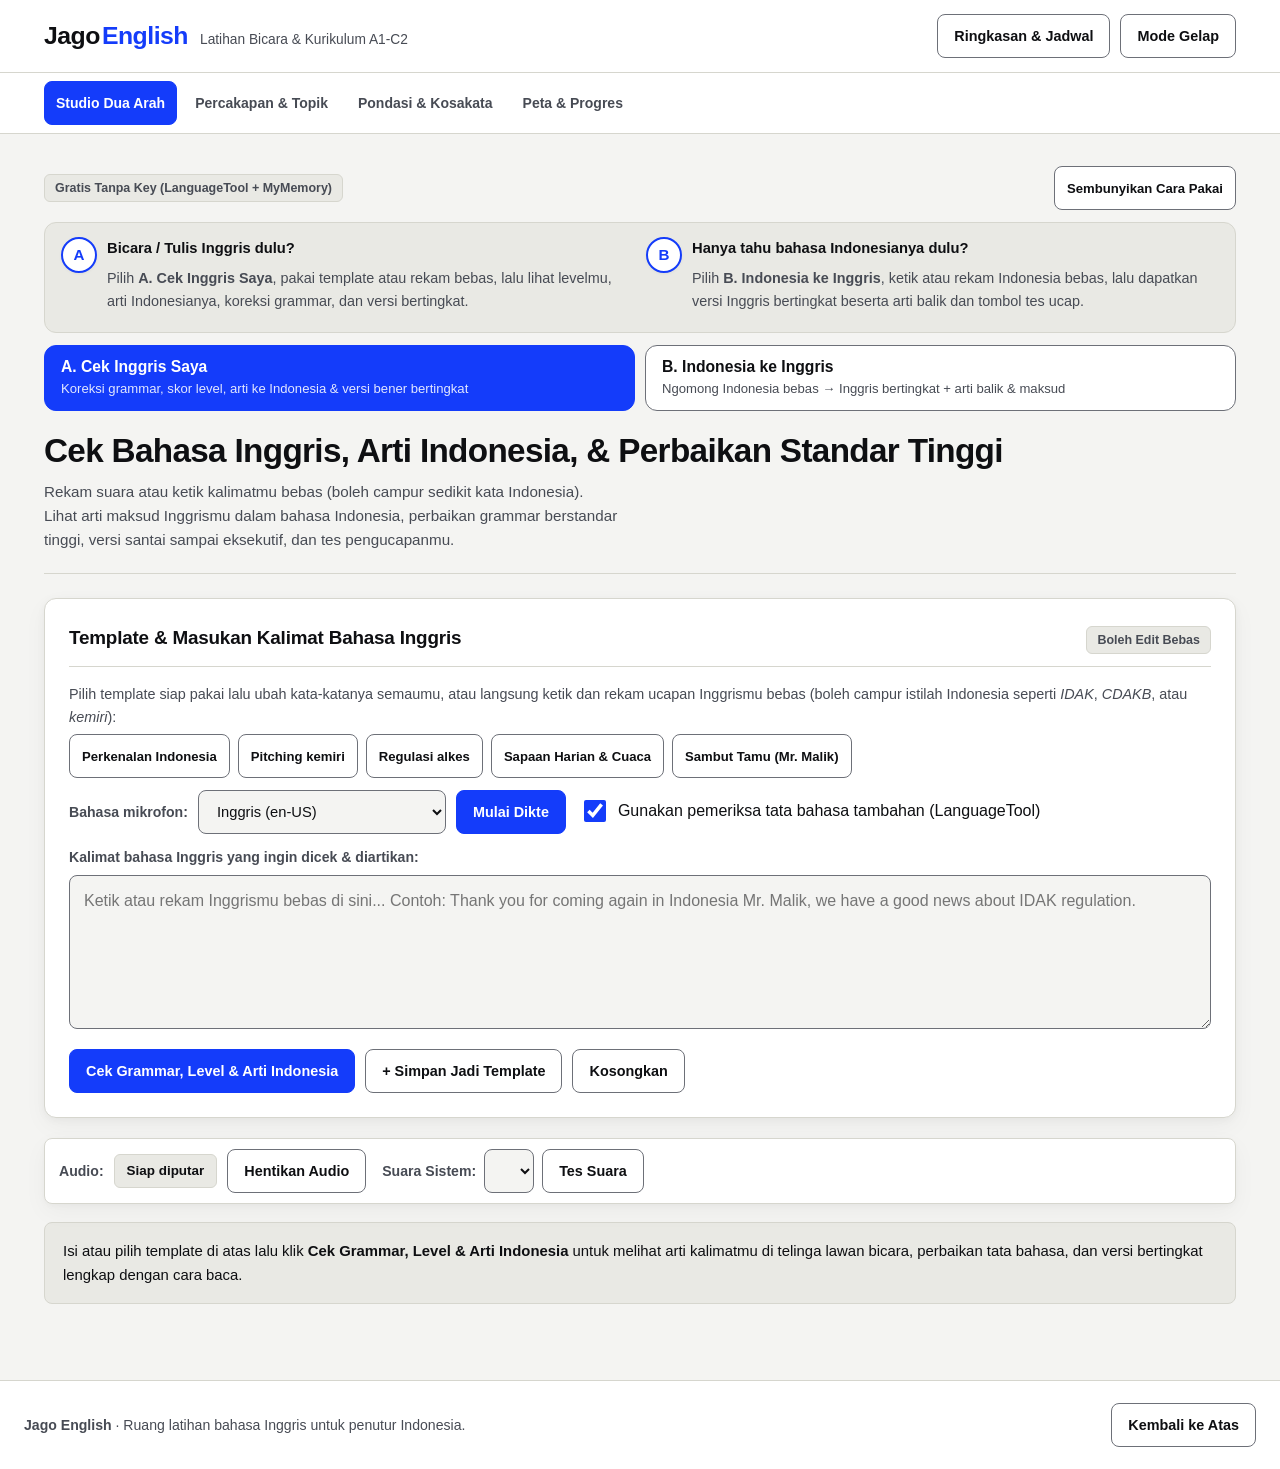
<file: index.html>
<!DOCTYPE html>
<html lang="id" data-theme="light">
<head>
  <meta charset="UTF-8">
  <meta name="viewport" content="width=device-width, initial-scale=1.0">
  <title>Jago English · Latihan Bicara, Koreksi Kalimat, &amp; Peta Harian</title>
  <meta name="description" content="Ruang latihan bicara dan menulis bahasa Inggris untuk penutur Indonesia: koreksi kalimat, panduan cara baca, peta jalan harian, 12 tenses, dan latihan kosakata.">
  <meta name="font-spec" content="family=Lato">
  <link rel="icon" href="favicon.svg" type="image/svg+xml">
  <link rel="manifest" href="manifest.json">
  <meta name="theme-color" content="#143CFA">
  <link rel="canonical" href="https://sveroust.github.io/jago-english/">
  <meta property="og:title" content="Jago English · Latihan Bicara, Koreksi Kalimat, &amp; Peta Harian">
  <meta property="og:description" content="Ruang latihan bicara dan menulis bahasa Inggris untuk penutur Indonesia: koreksi kalimat, panduan cara baca, peta jalan harian, 12 tenses, dan latihan kosakata.">
  <meta property="og:image" content="https://sveroust.github.io/jago-english/og-cover.svg">
  <meta property="og:type" content="website">
  <meta name="twitter:card" content="summary_large_image">
  <link rel="preload" href="fonts/lato-400-normal.woff2" as="font" type="font/woff2" crossorigin>
  <link rel="preload" href="fonts/lato-700-normal.woff2" as="font" type="font/woff2" crossorigin>
  <link rel="preload" href="fonts/lato-900-normal.woff2" as="font" type="font/woff2" crossorigin>
  <link rel="stylesheet" href="styles.css">
</head>
<body>
  <a href="#main-workbench" class="skip-link">Loncat ke area latihan</a>

  <header class="masthead" role="banner">
    <div class="masthead-inner">
      <div class="brand-block">
        <a href="#main-workbench" class="brand-mark" id="brand-home-link">Jago<span>English</span></a>
        <span class="brand-edition">Latihan Bicara &amp; Kurikulum A1-C2</span>
      </div>
      <div class="masthead-controls">
        <button type="button" class="btn" id="open-protocol-modal-btn" aria-haspopup="dialog" aria-controls="protocol-modal">
          Ringkasan &amp; Jadwal
        </button>
        <button type="button" class="btn" id="theme-toggle-btn" aria-label="Ganti tema tampilan terang atau gelap">
          Mode Gelap
        </button>
      </div>
    </div>
  </header>

  <nav class="primary-nav" aria-label="Menu Utama">
    <ul class="nav-list" role="tablist">
      <li role="presentation">
        <button type="button" role="tab" class="nav-tab" id="tab-hub-studio" aria-selected="true" data-hub="studio">
          <span>Studio Dua Arah</span>
        </button>
      </li>
      <li role="presentation">
        <button type="button" role="tab" class="nav-tab" id="tab-hub-convo" aria-selected="false" data-hub="convo">
          <span>Percakapan &amp; Topik</span>
        </button>
      </li>
      <li role="presentation">
        <button type="button" role="tab" class="nav-tab" id="tab-hub-grammar" aria-selected="false" data-hub="grammar">
          <span>Pondasi &amp; Kosakata</span>
        </button>
      </li>
      <li role="presentation">
        <button type="button" role="tab" class="nav-tab" id="tab-hub-progress" aria-selected="false" data-hub="progress">
          <span>Peta &amp; Progres</span>
        </button>
      </li>
    </ul>
  </nav>

  <main id="main-workbench" class="workbench-main" tabindex="-1">
    <!-- HUB 1 CONTROL BAR: STUDIO DUA ARAH -->
    <div id="subbar-studio" class="hub-subbar is-active" role="region" aria-label="Studio Latihan Dua Arah">
      <div class="studio-top-meta">
        <div class="studio-status-left">
          <span class="tag-mono" id="studio-ai-badge">Gratis Tanpa Key (LanguageTool + MyMemory)</span>
        </div>
        <button type="button" class="btn btn-compact" id="studio-guide-toggle-btn" aria-expanded="true">Sembunyikan Cara Pakai</button>
      </div>

      <div id="studio-quick-tutorial" class="studio-tutorial-box">
        <div class="studio-tutorial-item">
          <span class="quick-guide-num">A</span>
          <div>
            <strong>Bicara / Tulis Inggris dulu?</strong>
            <p class="fine-print">Pilih <strong>A. Cek Inggris Saya</strong>, pakai template atau rekam bebas, lalu lihat levelmu, arti Indonesianya, koreksi grammar, dan versi bertingkat.</p>
          </div>
        </div>
        <div class="studio-tutorial-item">
          <span class="quick-guide-num">B</span>
          <div>
            <strong>Hanya tahu bahasa Indonesianya dulu?</strong>
            <p class="fine-print">Pilih <strong>B. Indonesia ke Inggris</strong>, ketik atau rekam Indonesia bebas, lalu dapatkan versi Inggris bertingkat beserta arti balik dan tombol tes ucap.</p>
          </div>
        </div>
      </div>

      <div class="studio-mode-switcher" role="group" aria-label="Pilih Arah Latihan">
        <button type="button" class="studio-mode-btn is-active" id="tab-btn-coach" data-tab="coach" aria-pressed="true">
          <strong>A. Cek Inggris Saya</strong>
          <span>Koreksi grammar, skor level, arti ke Indonesia &amp; versi bener bertingkat</span>
        </button>
        <button type="button" class="studio-mode-btn" id="tab-btn-translate" data-tab="translate" aria-pressed="false">
          <strong>B. Indonesia ke Inggris</strong>
          <span>Ngomong Indonesia bebas &rarr; Inggris bertingkat + arti balik &amp; maksud</span>
        </button>
      </div>
    </div>

    <!-- HUB 2 SUB-BAR: PERCAKAPAN & TOPIK -->
    <div id="subbar-convo" class="hub-subbar" role="group" aria-label="Menu Percakapan dan Topik">
      <button type="button" class="btn hub-subpill" id="tab-btn-conversation" data-tab="conversation" aria-pressed="true">Percakapan Harian &amp; Bisnis</button>
      <button type="button" class="btn hub-subpill" id="tab-btn-topics" data-tab="topics" aria-pressed="false">50 Topik IELTS &amp; TOEFL</button>
      <button type="button" class="btn hub-subpill" id="tab-btn-speaking" data-tab="speaking" aria-pressed="false">Pelafalan &amp; Intonasi</button>
    </div>

    <!-- HUB 3 SUB-BAR: PONDASI & KOSAKATA -->
    <div id="subbar-grammar" class="hub-subbar" role="group" aria-label="Menu Pondasi Bahasa dan Kosakata">
      <button type="button" class="btn hub-subpill" id="tab-btn-tenses" data-tab="tenses" aria-pressed="true">Simulator 12 Tenses</button>
      <button type="button" class="btn hub-subpill" id="tab-btn-srs" data-tab="srs" aria-pressed="false">Kartu Kosakata (120 Kata)</button>
      <button type="button" class="btn hub-subpill" id="tab-btn-curriculum" data-tab="curriculum" aria-pressed="false">Kurikulum A1-C2</button>
      <button type="button" class="btn hub-subpill" id="tab-btn-diagnostic" data-tab="diagnostic" aria-pressed="false">Uji Level &amp; Susun Kalimat</button>
    </div>

    <!-- HUB 4 SUB-BAR: PETA BELAJAR & PROGRES -->
    <div id="subbar-progress" class="hub-subbar" role="group" aria-label="Menu Peta Belajar dan Progres">
      <button type="button" class="btn hub-subpill" id="tab-btn-progress-plan" data-progress-sub="plan" aria-pressed="true">Peta Harian 14 Hari</button>
      <button type="button" class="btn hub-subpill" id="tab-btn-progress-notebook" data-progress-sub="notebook" aria-pressed="false">Catatan Salah &amp; Latihan</button>
      <button type="button" class="btn hub-subpill" id="tab-btn-progress-tracker" data-progress-sub="tracker" aria-pressed="false">Target Skor &amp; Kriteria</button>
    </div>

    <!-- MODULE: COACH & PETA HARIAN -->
    <section id="panel-coach" class="module-panel is-active" role="tabpanel" aria-labelledby="tab-btn-coach">
      <div class="section-header-clean">
        <h1 class="section-title" id="coach-section-heading">Cek Bahasa Inggris, Arti Indonesia, &amp; Perbaikan Standar Tinggi</h1>
        <p class="section-subtitle" id="coach-section-subtitle">
          Rekam suara atau ketik kalimatmu bebas (boleh campur sedikit kata Indonesia). Lihat arti maksud Inggrismu dalam bahasa Indonesia, perbaikan grammar berstandar tinggi, versi santai sampai eksekutif, dan tes pengucapanmu.
        </p>
      </div>
      <div id="coach-root"></div>
    </section>

    <!-- MODULE: KURIKULUM A1-C2 -->
    <section id="panel-curriculum" class="module-panel" role="tabpanel" aria-labelledby="tab-btn-curriculum">
      <div class="section-header-clean">
        <h2 class="section-title">Kurikulum Bahasa Inggris A1 sampai C2</h2>
        <p class="section-subtitle">
          Membedah perbedaan cara menyusun kalimat antara bahasa Indonesia dan bahasa Inggris. Pilih level di bawah untuk mempelajari pola kalimat, contoh percakapan, dan latihan singkat per unit.
        </p>
      </div>

      <div class="cefr-selector-bar" id="cefr-level-buttons" role="group" aria-label="Pilih Level Kurikulum CEFR"></div>

      <div id="curriculum-content-area" aria-live="polite"></div>
    </section>

    <!-- MODULE: MATRIKS 12 TENSES -->
    <section id="panel-tenses" class="module-panel" role="tabpanel" aria-labelledby="tab-btn-tenses">
      <div class="section-header-clean">
        <h2 class="section-title">Simulator 12 Tenses</h2>
        <p class="section-subtitle">
          Dua belas tenses bahasa Inggris berasal dari gabungan 3 waktu (Present, Past, Future) dan 4 sudut pandang kejadian (Simple, Continuous, Perfect, Perfect Continuous). Pilih contoh kalimat dan klik sel tabel untuk melihat perubahannya.
        </p>
      </div>

      <div class="tense-controls-bar" role="region" aria-label="Pengaturan Simulasi Kalimat Tenses">
        <div class="control-group">
          <label for="tense-prop-select" class="control-label">Contoh kalimat:</label>
          <select id="tense-prop-select" class="select-input"></select>
        </div>
        <div class="control-group" role="group" aria-label="Pilih Bentuk Kalimat">
          <span class="control-label">Bentuk:</span>
          <button type="button" class="btn polarity-btn" data-polarity="positive" aria-pressed="true">Positif</button>
          <button type="button" class="btn polarity-btn" data-polarity="negative" aria-pressed="false">Negatif</button>
          <button type="button" class="btn polarity-btn" data-polarity="question" aria-pressed="false">Tanya</button>
        </div>
        <div class="control-group" role="group" aria-label="Pilih Subjek Tunggal atau Jamak">
          <span class="control-label">Subjek:</span>
          <button type="button" class="btn subject-num-btn" data-subj="singular" aria-pressed="true">Tunggal (She/He)</button>
          <button type="button" class="btn subject-num-btn" data-subj="plural" aria-pressed="false">Jamak (We/They/I)</button>
        </div>
      </div>

      <div class="tense-workbench-layout">
        <div class="tense-matrix-table-wrap">
          <table class="tense-matrix-grid" aria-label="Matriks 12 Tenses Bahasa Inggris">
            <thead>
              <tr>
                <th scope="col">Aspek / Waktu</th>
                <th scope="col">Present (Sekarang)</th>
                <th scope="col">Past (Lampau)</th>
                <th scope="col">Future (Akan Datang)</th>
              </tr>
            </thead>
            <tbody id="tense-matrix-tbody"></tbody>
          </table>
        </div>

        <div class="panel-card" id="tense-inspector-panel" aria-live="polite"></div>
      </div>
    </section>

    <!-- MODULE: KARTU KOSAKATA -->
    <section id="panel-srs" class="module-panel" role="tabpanel" aria-labelledby="tab-btn-srs">
      <div class="section-header-clean">
        <h2 class="section-title">Kartu Kosakata &amp; Frasa Penting</h2>
        <p class="section-subtitle">
          Latih kosakata kerja, bisnis, dan akademik dari level A1 hingga C2. Tekan <code>Spasi</code> untuk membuka arti, lalu pilih tombol <code>1</code> sampai <code>4</code> sesuai seberapa lancar kamu mengingatnya.
        </p>
      </div>

      <div class="tense-controls-bar" role="region" aria-label="Filter Dek Kartu Kosakata">
        <div class="control-group">
          <label for="srs-level-filter" class="control-label">Level:</label>
          <select id="srs-level-filter" class="select-input">
            <option value="ALL">Semua Level (A1-C2)</option>
            <option value="A1">A1 · Dasar</option>
            <option value="A2">A2 · Pemula Lanjut</option>
            <option value="B1">B1 · Menengah</option>
            <option value="B2">B2 · Menengah Atas</option>
            <option value="C1">C1 · Mahir</option>
            <option value="C2">C2 · Fasih</option>
          </select>
        </div>
        <div class="control-group">
          <label for="srs-category-filter" class="control-label">Kategori:</label>
          <select id="srs-category-filter" class="select-input">
            <option value="ALL">Semua Kategori</option>
          </select>
        </div>
        <div class="control-group">
          <label for="srs-search-input" class="control-label">Cari kata:</label>
          <input type="search" id="srs-search-input" class="text-input" placeholder="Ketik kata (mis. mitigate)...">
        </div>
        <div class="control-group">
          <button type="button" class="btn" id="srs-reset-filter-btn">Tampilkan Semua</button>
        </div>
      </div>

      <div class="srs-layout">
        <div id="srs-stage-container" aria-live="polite"></div>

        <div>
          <div class="panel-card">
            <div class="panel-card-header">
              <h2 class="panel-card-title">Tambah Kosakata Sendiri</h2>
            </div>
            <form id="custom-card-form" novalidate>
              <div style="margin-bottom: 12px;">
                <label for="custom-term-input" class="control-label" style="display:block; margin-bottom:4px;">Kata atau frasa bahasa Inggris *</label>
                <input type="text" id="custom-term-input" class="text-input" style="width:100%;" placeholder="Contoh: economies of scale" required>
              </div>
              <div style="display:grid; grid-template-columns: 1fr 1fr; gap: 10px; margin-bottom: 12px;">
                <div>
                  <label for="custom-level-select" class="control-label" style="display:block; margin-bottom:4px;">Level CEFR</label>
                  <select id="custom-level-select" class="select-input" style="width:100%;">
                    <option value="A1">A1</option>
                    <option value="A2">A2</option>
                    <option value="B1">B1</option>
                    <option value="B2" selected>B2</option>
                    <option value="C1">C1</option>
                    <option value="C2">C2</option>
                  </select>
                </div>
                <div>
                  <label for="custom-ipa-input" class="control-label" style="display:block; margin-bottom:4px;">Cara baca / IPA (opsional)</label>
                  <input type="text" id="custom-ipa-input" class="text-input" style="width:100%;" placeholder="Contoh: /ɪˈkɒn.ə.miz/">
                </div>
              </div>
              <div style="margin-bottom: 12px;">
                <label for="custom-meaning-input" class="control-label" style="display:block; margin-bottom:4px;">Arti dalam bahasa Indonesia *</label>
                <input type="text" id="custom-meaning-input" class="text-input" style="width:100%;" placeholder="Contoh: Efisiensi biaya karena produksi skala besar" required>
              </div>
              <div style="margin-bottom: 14px;">
                <label for="custom-example-input" class="control-label" style="display:block; margin-bottom:4px;">Contoh kalimat *</label>
                <input type="text" id="custom-example-input" class="text-input" style="width:100%;" placeholder="Contoh: Larger factories achieve stronger economies of scale." required>
              </div>
              <div id="custom-card-feedback" aria-live="polite"></div>
              <button type="submit" class="btn btn-primary" style="width:100%;">Simpan Kartu</button>
            </form>
          </div>

          <div class="panel-card">
            <div class="panel-card-header">
              <h2 class="panel-card-title">Daftar Kartu (<span id="srs-list-count">0</span>)</h2>
            </div>
            <div id="srs-deck-mini-list" style="max-height: 280px; overflow-y: auto;"></div>
          </div>
        </div>
      </div>
    </section>

    <!-- MODULE: PELAFALAN & INTONASI -->
    <section id="panel-speaking" class="module-panel" role="tabpanel" aria-labelledby="tab-btn-speaking">
      <div class="section-header-clean">
        <h2 class="section-title">Latihan Pelafalan, Sambungan Kata, &amp; Tekanan Kalimat</h2>
        <p class="section-subtitle">
          Dengarkan contoh pengucapan kecepatan normal dan lambat, rekam suaramu lewat mikrofon, lalu pelajari bagaimana makna kalimat berubah saat tekanan suara dipindahkan ke kata yang berbeda.
        </p>
      </div>

      <div class="curriculum-grid">
        <div class="panel-card">
          <div class="panel-card-header">
            <h2 class="panel-card-title">Latihan Menirukan Suara (Shadowing)</h2>
          </div>

          <div style="margin-bottom: 16px;">
            <label for="shadowing-select" class="control-label" style="display:block; margin-bottom:6px;">Pilih kalimat latihan:</label>
            <select id="shadowing-select" class="select-input" style="width:100%;"></select>
          </div>

          <div id="shadowing-detail-box"></div>

          <div style="display:flex; flex-wrap:wrap; gap:10px; margin-top: 16px;">
            <button type="button" class="btn btn-primary" id="speak-native-normal-btn">Putar Normal (1.0x)</button>
            <button type="button" class="btn" id="speak-native-slow-btn">Putar Lambat (0.8x)</button>
            <button type="button" class="btn" id="start-mic-record-btn">Cek Suara via Mikrofon</button>
          </div>

          <div style="margin-top: 18px; padding-top: 16px; border-top: 1px solid var(--border-hairline);">
            <label for="manual-speech-input" class="control-label" style="display:block; margin-bottom:6px;">
              Hasil tangkapan mikrofon atau ketik kalimat yang kamu ucapkan:
            </label>
            <div style="display:flex; gap:10px; flex-wrap:wrap;">
              <input type="text" id="manual-speech-input" class="text-input" style="flex:1; min-width: 220px;" placeholder="Hasil mikrofon akan muncul di sini atau ketik manual...">
              <button type="button" class="btn btn-primary" id="evaluate-speech-btn">Periksa Kecocokan</button>
            </div>
            <div id="speech-evaluation-result" aria-live="polite" style="margin-top: 12px;"></div>
          </div>
        </div>

        <div class="panel-card">
          <div class="panel-card-header">
            <h2 class="panel-card-title">Satu Kalimat, Tujuh Makna Berbeda</h2>
          </div>
          <p style="font-size: 0.94rem; color: var(--text-secondary); margin-bottom: 12px;">
            Klik salah satu kata di bawah ini untuk memberi tekanan suara pada kata tersebut dan lihat bagaimana maksud kalimatnya bergeser:
          </p>

          <div class="prosody-word-bar" id="prosody-word-buttons" role="group" aria-label="Pilih Kata yang Diberi Tekanan Intonasi"></div>

          <div id="prosody-explanation-box" aria-live="polite"></div>
        </div>
      </div>

      <!-- Laboratorium Intonasi: 4 Pola Nada Suara Internasional -->
      <div class="panel-card" style="margin-top: 24px;">
        <div class="panel-card-header">
          <h2 class="panel-card-title">Laboratorium Intonasi: 4 Pola Nada Suara Internasional</h2>
          <span class="tag-mono">Pitch Contours &amp; Pragmatics</span>
        </div>
        <p class="fine-print" style="margin-bottom: 16px;">
          Penutur asli bahasa Inggris menggunakan pola naik-turun nada suara (intonation pitch contours) untuk membedakan kepastian, keraguan, pertanyaan ramah, dan kejutan. Dengarkan dan latih 4 kontur nada kunci ini:
        </p>
        <div id="intonation-contours-grid" class="intonation-grid" role="region" aria-label="Laboratorium Intonasi Suara"></div>
      </div>
    </section>

    <!-- MODULE: UJI LEVEL & SUSUN KALIMAT -->
    <section id="panel-diagnostic" class="module-panel" role="tabpanel" aria-labelledby="tab-btn-diagnostic">
      <div class="section-header-clean">
        <h2 class="section-title">Uji Level &amp; Latihan Menyusun Kalimat</h2>
        <p class="section-subtitle">
          Jawab 12 soal bertingkat untuk melihat perkiraan level CEFR kamu saat ini, lalu latih ketepatan urutan kata bahasa Inggris di kolom sebelah kanan.
        </p>
      </div>

      <div class="curriculum-grid">
        <div class="panel-card">
          <div class="panel-card-header">
            <h2 class="panel-card-title">Uji Level (12 Soal)</h2>
            <span class="tag-mono" id="quiz-progress-badge">Soal 1 dari 12</span>
          </div>
          <div id="diagnostic-quiz-container" aria-live="polite"></div>
        </div>

        <div class="panel-card">
          <div class="panel-card-header">
            <h2 class="panel-card-title">Latihan Menyusun Urutan Kata</h2>
            <span class="tag-mono" id="surgery-level-badge">Level A1</span>
          </div>
          <div style="margin-bottom: 14px;">
            <label for="surgery-challenge-select" class="control-label" style="display:block; margin-bottom:6px;">Pilih kalimat:</label>
            <select id="surgery-challenge-select" class="select-input" style="width:100%;"></select>
          </div>
          <div id="sentence-surgery-container" aria-live="polite"></div>
        </div>
      </div>
    </section>

    <!-- MODULE: PENERJEMAH PIKIRAN (INDONESIAN THOUGHT TO NATIVE) -->
    <section id="panel-translate" class="module-panel" role="tabpanel" aria-labelledby="tab-btn-translate">
      <div class="section-header-clean">
        <h2 class="section-title">Penerjemah Pikiran: Indonesia ke Native English</h2>
        <p class="section-subtitle">
          Ubah kebiasaan menerjemahkan kata-per-kata yang kaku menjadi ungkapan alami setara penutur asli. Bandingkan 5 tingkatan keluwesan (A2 sampai C2), gaya bahasa formal vs santai, dan bedah nuansa kosakata.
        </p>
      </div>
      <div id="translate-root"></div>
    </section>

    <!-- MODULE: 50 TOPIK IELTS & TOEFL STUDIO -->
    <section id="panel-topics" class="module-panel" role="tabpanel" aria-labelledby="tab-btn-topics">
      <div class="section-header-clean">
        <h2 class="section-title">50 Topik Lengkap IELTS Speaking &amp; TOEFL iBT</h2>
        <p class="section-subtitle">
          Materi latihan komprehensif berstandar internasional: Islam &amp; Syariah, Finansial, Investasi, Geopolitik Global, AI, Ekspor-Impor, Regulasi, Hadis &amp; Ulama, Inflasi, Lingkungan, Sejarah, Perang, dan Ketahanan Mental.
        </p>
      </div>
      <div id="topics-root"></div>
    </section>

    <!-- MODULE: PERCAKAPAN SEHARI-HARI & BISNIS -->
    <section id="panel-conversation" class="module-panel" role="tabpanel" aria-labelledby="tab-btn-conversation">
      <div class="section-header-clean">
        <h2 class="section-title">Percakapan Sehari-hari &amp; Bisnis (Mudah, Menengah, Advance)</h2>
        <p class="section-subtitle">
          Latihan dialog nyata untuk menanyakan kabar harian, membandingkan kehidupan di sini vs di negara mitra, mengecek kesiapan dokumen regulasi, menyiapkan agenda bisnis serta kunjungan Jakarta, dan studio balasan email maupun WhatsApp.
        </p>
      </div>
      <div id="conversation-root"></div>
    </section>
  </main>

  <!-- MODAL: RINGKASAN PROGRES & JADWAL HARIAN -->
  <div class="modal-backdrop" id="protocol-modal" role="dialog" aria-modal="true" aria-labelledby="protocol-modal-title">
    <div class="modal-card">
      <div class="panel-card-header">
        <h2 class="panel-card-title" id="protocol-modal-title">Ringkasan Progres &amp; Rutinitas 30 Menit</h2>
        <button type="button" class="btn" id="close-protocol-modal-btn" aria-label="Tutup jendela ringkasan">Tutup</button>
      </div>
      <div style="font-size: 0.94rem; display: flex; flex-direction: column; gap: 14px;">
        <div class="ledger-modal-grid" aria-label="Ringkasan Aktivitas Belajar">
          <div class="ledger-item">
            <span class="ledger-label">Perkiraan Level CEFR</span>
            <span class="ledger-value" id="ledger-cefr-badge">Belum diuji</span>
          </div>
          <div class="ledger-item">
            <span class="ledger-label">Kartu Kosakata</span>
            <span class="ledger-value" id="ledger-srs-count">Belum ada kartu diulas</span>
          </div>
          <div class="ledger-item">
            <span class="ledger-label">Uji Level</span>
            <span class="ledger-value" id="ledger-quiz-score">Belum dikerjakan</span>
          </div>
          <div class="ledger-item">
            <span class="ledger-label">Susun Kalimat</span>
            <span class="ledger-value" id="ledger-surgery-count">Belum dimulai</span>
          </div>
        </div>

        <p style="color:var(--text-secondary);">
          Saran pembagian waktu latihan 30 menit sehari:
        </p>
        <div class="formula-item" style="margin-bottom:0;">
          <strong>1. Menit 1 sampai 10: Rekam atau ketik di Coach</strong>
          <p style="margin-top:4px; color:var(--text-secondary);">
            Ceritakan kegiatan atau pekerjaan hari ini selama 1 sampai 2 menit, periksa koreksinya, dan baca keras versi kalimat Band 7.5+.
          </p>
        </div>
        <div class="formula-item" style="margin-bottom:0;">
          <strong>2. Menit 10 sampai 20: Peta Jalan Harian &amp; Kartu Kosakata</strong>
          <p style="margin-top:4px; color:var(--text-secondary);">
            Selesaikan target hari ini di Peta Jalan Harian dan ulas 5 sampai 10 kartu kosakata.
          </p>
        </div>
        <div class="formula-item" style="margin-bottom:0;">
          <strong>3. Menit 20 sampai 30: Latihan Tenses atau Pelafalan</strong>
          <p style="margin-top:4px; color:var(--text-secondary);">
            Ubah satu kalimat ke bentuk positif, negatif, dan tanya di 12 Tenses, atau tirukan intonasi kalimat di tab Pelafalan.
          </p>
        </div>
        <div style="display:flex; justify-content:space-between; align-items:center; gap:12px; padding-top:12px; border-top:1px solid var(--border-hairline); flex-wrap:wrap;">
          <button type="button" class="btn" id="reset-all-progress-btn">Hapus Catatan Belajar</button>
          <button type="button" class="btn btn-primary" id="confirm-protocol-modal-btn">Lanjut Belajar</button>
        </div>
      </div>
    </div>
  </div>

  <footer class="site-footer" role="contentinfo">
    <div class="footer-inner">
      <div>
        <strong>Jago English</strong> · Ruang latihan bahasa Inggris untuk penutur Indonesia.
      </div>
      <div style="display:flex; gap:12px; flex-wrap:wrap;">
        <a href="#main-workbench" class="btn" id="footer-top-btn">Kembali ke Atas</a>
      </div>
    </div>
  </footer>

  <script src="curriculum-data.js"></script>
  <script src="vocab-bank-1.js"></script>
  <script src="vocab-bank-2.js"></script>
  <script src="translate-data.js"></script>
  <script src="topics-data-1.js"></script>
  <script src="topics-data-2.js"></script>
  <script src="conversation-data.js"></script>
  <script src="speech-engine.js"></script>
  <script src="ai-engine.js"></script>
  <script src="app.js"></script>
  <script src="coach-data.js"></script>
  <script src="coach-core.js"></script>
  <script src="coach.js"></script>
  <script src="translate.js"></script>
  <script src="topics.js"></script>
  <script src="conversation.js"></script>
  <script>
    if ("serviceWorker" in navigator && window.location.protocol === "https:") {
      window.addEventListener("load", function () {
        navigator.serviceWorker.register("./sw.js").catch(function () {});
      });
    }
  </script>
</body>
</html>
</file>
<file: styles.css>
:root {
  --bg-canvas: #F4F4F2;
  --bg-surface: #FFFFFF;
  --bg-card: #FFFFFF;
  --bg-muted: #E9E9E4;
  --bg-subtle: #E9E9E4;
  --bg-elevated: #ECECE8;
  --text-primary: #0E0F12;
  --text-secondary: #474B54;
  --text-tertiary: #5E636E;
  --accent-primary: #143CFA;
  --accent-hover: #0E2EC4;
  --accent-on-primary: #FFFFFF;
  --accent-subtle: #EBF0FF;
  --status-success: #136B3F;
  --status-success-bg: #E8F6EE;
  --status-warning: #854A0A;
  --status-warning-bg: #FEF4E4;
  --status-error: #A62222;
  --status-error-bg: #FDEEEE;
  --border-hairline: #D6D6CE;
  --border-strong: #6D7078;
  --shadow-sm: 0 1px 3px rgba(14, 15, 18, 0.06);
  --shadow-elevated: 0 2px 8px rgba(14, 15, 18, 0.04), 0 8px 24px rgba(14, 15, 18, 0.04);
  --font-serif: "Lato", -apple-system, BlinkMacSystemFont, "Segoe UI", Roboto, sans-serif;
  --font-sans: "Lato", -apple-system, BlinkMacSystemFont, "Segoe UI", Roboto, sans-serif;
  --font-mono: "Lato", -apple-system, BlinkMacSystemFont, "Segoe UI", Roboto, sans-serif;
  --ease-out: cubic-bezier(0.165, 0.84, 0.44, 1);
  --transition-fast: 150ms cubic-bezier(0.165, 0.84, 0.44, 1);
  --radius-sm: 6px;
  --radius-md: 8px;
  --radius-lg: 12px;
}

[data-theme="dark"] {
  --bg-canvas: #0B0D10;
  --bg-surface: #13161C;
  --bg-card: #13161C;
  --bg-muted: #1B1F27;
  --bg-subtle: #1B1F27;
  --bg-elevated: #171B22;
  --text-primary: #F2F4F8;
  --text-secondary: #A0A8B8;
  --text-tertiary: #8B93A4;
  --accent-primary: #5B8CFF;
  --accent-hover: #7EA5FF;
  --accent-on-primary: #0B0D10;
  --accent-subtle: #14203B;
  --status-success: #4ADE80;
  --status-success-bg: #14291E;
  --status-warning: #FBBF24;
  --status-warning-bg: #2C2211;
  --status-error: #F87171;
  --status-error-bg: #2F1717;
  --border-hairline: #2A303C;
  --border-strong: #828D9F;
  --shadow-sm: 0 1px 4px rgba(0, 0, 0, 0.25);
  --shadow-elevated: 0 8px 24px rgba(0, 0, 0, 0.34);
}

*,
*::before,
*::after {
  box-sizing: border-box;
  margin: 0;
  padding: 0;
}

html {
  font-size: 100%;
  scroll-behavior: smooth;
  -webkit-text-size-adjust: 100%;
}

body {
  background-color: var(--bg-canvas);
  color: var(--text-primary);
  font-family: var(--font-sans);
  line-height: 1.62;
  min-height: 100dvh;
  display: flex;
  flex-direction: column;
  overflow-x: clip;
  -webkit-font-smoothing: antialiased;
  transition: background-color 0.2s cubic-bezier(0.16, 1, 0.3, 1), color 0.2s cubic-bezier(0.16, 1, 0.3, 1);
}

code,
pre,
.formula-syntax,
.stat-num,
.band-value,
.sent-num,
.ledger-value,
.data-table td {
  font-family: var(--font-sans);
  font-variant-numeric: tabular-nums;
}

/* High-contrast keyboard focus indicator (R-32) */
:focus-visible {
  outline: 3px solid var(--accent-primary);
  outline-offset: 2px;
}

.skip-link {
  position: absolute;
  top: -100px;
  left: 16px;
  z-index: 9999;
  background: var(--accent-primary);
  color: var(--accent-on-primary);
  padding: 12px 20px;
  font-weight: 700;
  border-radius: var(--radius-md);
  text-decoration: none;
}

.skip-link:focus {
  top: 12px;
}

/* Top Masthead */
.masthead {
  background-color: var(--bg-surface);
  border-bottom: 1px solid var(--border-hairline);
  position: sticky;
  top: 0;
  z-index: 100;
}

.masthead-inner {
  max-width: 1240px;
  margin: 0 auto;
  padding: 14px 24px;
  display: flex;
  align-items: center;
  justify-content: space-between;
  gap: 16px;
  flex-wrap: wrap;
}

.brand-block {
  display: flex;
  align-items: baseline;
  gap: 12px;
  flex-wrap: wrap;
}

.brand-mark {
  font-family: var(--font-sans);
  font-size: clamp(1.3rem, 2vw, 1.55rem);
  font-weight: 900;
  letter-spacing: -0.02em;
  color: var(--text-primary);
  text-decoration: none;
}

.brand-mark span {
  color: var(--accent-primary);
  margin-left: 2px;
}

.brand-edition {
  font-family: var(--font-sans);
  font-size: 0.86rem;
  font-weight: 400;
  color: var(--text-secondary);
}

.masthead-controls {
  display: flex;
  align-items: center;
  gap: 10px;
  flex-wrap: wrap;
}

/* Progress Grid inside Modal */
.ledger-modal-grid {
  display: grid;
  grid-template-columns: repeat(2, minmax(0, 1fr));
  gap: 12px;
  padding: 14px;
  background-color: var(--bg-muted);
  border: 1px solid var(--border-hairline);
  border-radius: var(--radius-md);
}

.ledger-item {
  display: flex;
  flex-direction: column;
  gap: 2px;
  min-width: 0;
}

.ledger-label {
  font-size: 0.78rem;
  font-weight: 600;
  color: var(--text-secondary);
}

.ledger-value {
  font-family: var(--font-sans);
  font-size: 0.94rem;
  font-weight: 700;
  color: var(--text-primary);
}

/* Primary Module Navigation */
.primary-nav {
  background-color: var(--bg-surface);
  border-bottom: 1px solid var(--border-hairline);
}

.nav-list {
  max-width: 1240px;
  margin: 0 auto;
  padding: 8px 24px;
  display: flex;
  gap: 6px;
  list-style: none;
  flex-wrap: wrap;
}

.nav-tab {
  min-height: 44px;
  padding: 8px 11px;
  font-family: var(--font-sans);
  font-size: 0.875rem;
  font-weight: 700;
  white-space: nowrap;
  color: var(--text-secondary);
  background-color: transparent;
  border: 1px solid transparent;
  border-radius: var(--radius-md);
  cursor: pointer;
  display: inline-flex;
  align-items: center;
  gap: 8px;
  transition: transform var(--transition-fast), background-color var(--transition-fast), border-color var(--transition-fast), color var(--transition-fast);
}

.nav-tab:hover {
  background-color: var(--bg-muted);
  border-color: var(--border-hairline);
  color: var(--text-primary);
  transform: translateY(-1px);
}

.nav-tab[aria-selected="true"] {
  background-color: var(--accent-primary);
  color: var(--accent-on-primary);
  border-color: var(--accent-primary);
}

/* Main Workbench Container */
.workbench-main {
  max-width: 1240px;
  width: 100%;
  margin: 0 auto;
  padding: 32px 24px 64px;
  flex: 1;
}

.module-panel {
  display: none;
}

.module-panel.is-active {
  display: block;
}

/* Clean Editorial Header */
.section-header-clean,
.section-header-split {
  padding-bottom: 20px;
  margin-bottom: 24px;
  border-bottom: 1px solid var(--border-hairline);
}

.section-title {
  font-family: var(--font-sans);
  font-size: clamp(1.55rem, 2.6vw, 2.15rem);
  font-weight: 900;
  line-height: 1.22;
  letter-spacing: -0.02em;
  color: var(--text-primary);
  margin-bottom: 8px;
}

.section-subtitle {
  font-size: clamp(0.95rem, 1.15vw, 1.04rem);
  color: var(--text-secondary);
  max-width: 68ch;
  line-height: 1.6;
}

/* Buttons & Controls (Minimum 44x44px tap target per R-03) */
.btn {
  min-height: 44px;
  min-width: 44px;
  padding: 9px 16px;
  font-family: var(--font-sans);
  font-size: 0.9rem;
  font-weight: 700;
  border-radius: var(--radius-md);
  border: 1px solid var(--border-strong);
  background-color: var(--bg-surface);
  color: var(--text-primary);
  cursor: pointer;
  display: inline-flex;
  align-items: center;
  justify-content: center;
  gap: 8px;
  text-decoration: none;
  transition: transform 150ms var(--ease-out), background-color 150ms ease, border-color 150ms ease, color 150ms ease;
}

.btn:hover {
  background-color: var(--bg-muted);
  border-color: var(--border-strong);
  transform: translateY(-1px);
  box-shadow: var(--shadow-sm);
}

.btn:active,
.quiz-option-btn:active {
  transform: scale(0.98);
}

.btn-primary {
  background-color: var(--accent-primary);
  color: var(--accent-on-primary);
  border-color: var(--accent-primary);
}

.btn-primary:hover {
  background-color: var(--accent-hover);
  border-color: var(--accent-hover);
  transform: translateY(-1px);
  box-shadow: var(--shadow-sm);
}

.btn-success {
  background-color: var(--status-success-bg);
  color: var(--status-success);
  border-color: var(--status-success);
}

.btn.is-recording {
  background-color: var(--status-error-bg);
  color: var(--status-error);
  border-color: var(--status-error);
}

/* CEFR Level Selector Strip */
.cefr-selector-bar {
  display: grid;
  grid-template-columns: repeat(6, minmax(0, 1fr));
  gap: 10px;
  margin-bottom: 24px;
}

.cefr-pill-btn {
  min-height: 58px;
  padding: 10px 14px;
  background-color: var(--bg-surface);
  border: 1px solid var(--border-hairline);
  border-radius: var(--radius-md);
  cursor: pointer;
  text-align: left;
  display: flex;
  flex-direction: column;
  justify-content: center;
  gap: 2px;
  font-family: var(--font-sans);
  color: var(--text-primary);
  transition: background-color 0.15s ease, border-color 0.15s ease;
}

.cefr-pill-btn:hover {
  background-color: var(--bg-muted);
  border-color: var(--border-strong);
}

.cefr-pill-btn[aria-pressed="true"] {
  background-color: var(--accent-primary);
  color: var(--accent-on-primary);
  border-color: var(--accent-primary);
}

.cefr-pill-code {
  font-family: var(--font-sans);
  font-size: 1rem;
  font-weight: 900;
}

.cefr-pill-label {
  font-size: 0.78rem;
  opacity: 0.9;
  white-space: nowrap;
  overflow: hidden;
  text-overflow: ellipsis;
}

/* Asymmetric Split Layout */
.curriculum-grid {
  display: grid;
  grid-template-columns: 1.15fr 0.85fr;
  gap: 24px;
  align-items: start;
}

.panel-card {
  background-color: var(--bg-surface);
  border: 1px solid var(--border-hairline);
  border-radius: var(--radius-lg);
  padding: 24px;
  margin-bottom: 20px;
  box-shadow: var(--shadow-elevated);
}

.panel-card-header {
  display: flex;
  justify-content: space-between;
  align-items: baseline;
  gap: 12px;
  padding-bottom: 12px;
  margin-bottom: 16px;
  border-bottom: 1px solid var(--border-hairline);
  flex-wrap: wrap;
}

.panel-card-title {
  font-family: var(--font-sans);
  font-size: 1.18rem;
  font-weight: 800;
  letter-spacing: -0.01em;
  color: var(--text-primary);
}

.tag-mono {
  font-family: var(--font-sans);
  font-size: 0.78rem;
  font-weight: 700;
  padding: 3px 10px;
  border-radius: var(--radius-sm);
  background-color: var(--bg-muted);
  color: var(--text-secondary);
  border: 1px solid var(--border-hairline);
}

/* Contrastive Insight Box */
.contrastive-box {
  background-color: var(--bg-muted);
  border: 1px solid var(--border-hairline);
  border-radius: var(--radius-md);
  padding: 18px;
  margin-bottom: 20px;
}

.contrast-pair {
  display: grid;
  grid-template-columns: 1fr 1fr;
  gap: 12px;
  margin: 12px 0;
}

.contrast-wrong {
  background-color: var(--status-error-bg);
  color: var(--status-error);
  border: 1px solid var(--status-error);
  padding: 12px;
  border-radius: var(--radius-sm);
  font-family: var(--font-sans);
  font-size: 0.88rem;
}

.contrast-right {
  background-color: var(--status-success-bg);
  color: var(--status-success);
  border: 1px solid var(--status-success);
  padding: 12px;
  border-radius: var(--radius-sm);
  font-family: var(--font-sans);
  font-size: 0.88rem;
}

/* Formula & Unit Stack */
.formula-item {
  border: 1px solid var(--border-hairline);
  border-radius: var(--radius-md);
  padding: 16px;
  margin-bottom: 12px;
  background-color: var(--bg-canvas);
}

.formula-syntax {
  font-family: var(--font-sans);
  font-size: 0.9rem;
  font-weight: 700;
  color: var(--accent-primary);
  background-color: var(--bg-muted);
  padding: 8px 12px;
  border-radius: var(--radius-sm);
  margin: 8px 0;
  display: block;
  overflow-x: auto;
}

.unit-accordion {
  border: 1px solid var(--border-hairline);
  border-radius: var(--radius-md);
  margin-bottom: 12px;
  background-color: var(--bg-surface);
}

.unit-header-btn {
  width: 100%;
  min-height: 52px;
  padding: 14px 18px;
  background: none;
  border: none;
  color: var(--text-primary);
  font-family: var(--font-sans);
  font-size: 0.98rem;
  font-weight: 700;
  text-align: left;
  cursor: pointer;
  display: flex;
  justify-content: space-between;
  align-items: center;
  gap: 12px;
}

.unit-header-btn:hover {
  background-color: var(--bg-muted);
}

.unit-body {
  padding: 18px;
  border-top: 1px solid var(--border-hairline);
}

.drill-box {
  background-color: var(--bg-muted);
  border: 1px solid var(--border-hairline);
  border-radius: var(--radius-md);
  padding: 14px;
  margin-top: 12px;
}

.drill-answer {
  margin-top: 10px;
  padding-top: 10px;
  border-top: 1px dashed var(--border-strong);
  font-family: var(--font-sans);
  font-size: 0.92rem;
  color: var(--status-success);
}

/* 12-Tense Matrix Simulator */
.tense-controls-bar {
  display: flex;
  flex-wrap: wrap;
  gap: 16px;
  align-items: center;
  justify-content: space-between;
  background-color: var(--bg-surface);
  border: 1px solid var(--border-hairline);
  border-radius: var(--radius-lg);
  padding: 16px 20px;
  margin-bottom: 24px;
  box-shadow: var(--shadow-elevated);
}

.control-group {
  display: flex;
  align-items: center;
  gap: 10px;
  flex-wrap: wrap;
  max-width: 100%;
  min-width: 0;
}

.control-label {
  font-size: 0.88rem;
  font-weight: 700;
  color: var(--text-secondary);
}

.select-input,
.text-input {
  min-height: 44px;
  padding: 8px 14px;
  font-family: var(--font-sans);
  font-size: 0.92rem;
  color: var(--text-primary);
  background-color: var(--bg-canvas);
  border: 1px solid var(--border-strong);
  border-radius: var(--radius-md);
  max-width: 100%;
  min-width: 0;
}

.tense-workbench-layout {
  display: grid;
  grid-template-columns: 1.25fr 0.75fr;
  gap: 24px;
  align-items: start;
}

.tense-workbench-layout > * {
  min-width: 0;
}

.tense-matrix-table-wrap {
  min-width: 0;
  max-width: 100%;
  overflow-x: auto;
  -webkit-overflow-scrolling: touch;
  border: 1px solid var(--border-hairline);
  border-radius: var(--radius-lg);
  background-color: var(--bg-surface);
  box-shadow: var(--shadow-elevated);
}

.tense-matrix-grid {
  width: 100%;
  border-collapse: collapse;
  min-width: 580px;
}

.tense-matrix-grid th,
.tense-matrix-grid td {
  border: 1px solid var(--border-hairline);
  padding: 10px;
  vertical-align: top;
}

.tense-matrix-grid th {
  background-color: var(--bg-muted);
  font-family: var(--font-sans);
  font-size: 0.84rem;
  font-weight: 700;
  text-align: left;
  color: var(--text-primary);
}

.tense-cell-btn {
  width: 100%;
  min-height: 84px;
  padding: 10px;
  text-align: left;
  font-family: var(--font-sans);
  background-color: var(--bg-canvas);
  border: 1px solid var(--border-hairline);
  border-radius: var(--radius-md);
  cursor: pointer;
  display: flex;
  flex-direction: column;
  justify-content: space-between;
  gap: 6px;
  color: var(--text-primary);
  transition: background-color 0.15s ease, border-color 0.15s ease;
}

.tense-cell-btn:hover {
  background-color: var(--bg-muted);
  border-color: var(--border-strong);
}

.tense-cell-btn[aria-pressed="true"] {
  background-color: var(--accent-primary);
  color: var(--accent-on-primary);
  border-color: var(--accent-primary);
}

.tense-cell-name {
  font-family: var(--font-sans);
  font-size: 0.78rem;
  font-weight: 700;
  opacity: 0.88;
}

.tense-cell-sample {
  font-size: 0.88rem;
  font-weight: 600;
  line-height: 1.38;
}

/* Active Recall SRS Flashcards */
.srs-layout {
  display: grid;
  grid-template-columns: 1.15fr 0.85fr;
  gap: 24px;
  align-items: start;
}

.flashcard-stage {
  background-color: var(--bg-surface);
  border: 1px solid var(--border-strong);
  border-radius: var(--radius-lg);
  padding: 28px;
  min-height: 360px;
  display: flex;
  flex-direction: column;
  justify-content: space-between;
  box-shadow: var(--shadow-elevated);
}

.flashcard-term {
  font-family: var(--font-sans);
  font-size: clamp(1.8rem, 3vw, 2.45rem);
  font-weight: 900;
  letter-spacing: -0.02em;
  color: var(--text-primary);
  margin: 12px 0 4px;
}

.flashcard-ipa {
  font-family: var(--font-sans);
  font-size: 0.98rem;
  color: var(--accent-primary);
  font-weight: 600;
}

.flashcard-answer-area {
  margin-top: 20px;
  padding-top: 20px;
  border-top: 1px solid var(--border-hairline);
}

.srs-rating-grid {
  display: grid;
  grid-template-columns: repeat(4, minmax(0, 1fr));
  gap: 10px;
  margin-top: 16px;
}

/* Speaking & Prosodic Lab */
.prosody-word-bar {
  display: flex;
  flex-wrap: wrap;
  gap: 10px;
  margin: 16px 0;
}

.prosody-word-btn {
  min-height: 48px;
  padding: 10px 18px;
  font-family: var(--font-sans);
  font-size: 1.12rem;
  font-weight: 700;
  background-color: var(--bg-canvas);
  color: var(--text-primary);
  border: 1px solid var(--border-strong);
  border-radius: var(--radius-md);
  cursor: pointer;
}

.prosody-word-btn[aria-pressed="true"] {
  background-color: var(--accent-primary);
  color: var(--accent-on-primary);
  border-color: var(--accent-primary);
}

/* Laboratorium Intonasi: 4 Pola Nada Suara */
.intonation-grid {
  display: grid;
  grid-template-columns: repeat(2, minmax(0, 1fr));
  gap: 16px;
  margin-top: 14px;
}

@media (max-width: 768px) {
  .intonation-grid {
    grid-template-columns: 1fr;
  }
}

.intonation-card {
  padding: 18px 20px;
  background-color: var(--bg-card);
  border: 1px solid var(--border-hairline);
  border-radius: var(--radius-lg);
  display: flex;
  flex-direction: column;
  gap: 12px;
  transition: border-color var(--transition-fast), box-shadow var(--transition-fast);
}

.intonation-card:hover {
  border-color: var(--border-strong);
  box-shadow: var(--shadow-sm);
}

.intonation-header {
  display: flex;
  align-items: center;
  gap: 14px;
}

.intonation-symbol {
  width: 44px;
  height: 44px;
  border-radius: var(--radius-md);
  background-color: var(--accent-subtle);
  color: var(--accent-primary);
  border: 1.5px solid var(--accent-primary);
  font-size: 1.4rem;
  font-weight: 900;
  display: flex;
  align-items: center;
  justify-content: center;
  flex-shrink: 0;
  line-height: 1;
}

.intonation-title {
  font-size: 1.05rem;
  font-weight: 800;
  color: var(--text-primary);
  line-height: 1.3;
  margin: 0;
}

.intonation-tag {
  font-size: 0.78rem;
  font-weight: 700;
  text-transform: uppercase;
  letter-spacing: 0.04em;
  color: var(--text-tertiary);
  margin-top: 2px;
}

.intonation-usage {
  font-size: 0.88rem;
  color: var(--text-secondary);
  line-height: 1.5;
  margin: 0;
}

.intonation-example-box {
  padding: 12px 14px;
  background-color: var(--bg-subtle);
  border-left: 3px solid var(--accent-primary);
  border-radius: var(--radius-sm);
}

.intonation-example-en {
  font-size: 0.98rem;
  font-weight: 700;
  color: var(--text-primary);
  line-height: 1.45;
  margin-bottom: 4px;
}

.intonation-example-id {
  font-size: 0.84rem;
  color: var(--text-secondary);
  line-height: 1.4;
}

.intonation-note {
  font-size: 0.82rem;
  color: var(--text-secondary);
  line-height: 1.45;
  padding: 8px 12px;
  background-color: var(--bg-canvas);
  border: 1px dashed var(--border-hairline);
  border-radius: var(--radius-sm);
}

.intonation-actions {
  margin-top: auto;
  padding-top: 6px;
}

/* Quiz & Sentence Surgery */
.quiz-option-list {
  display: flex;
  flex-direction: column;
  gap: 10px;
  margin: 16px 0;
}

.quiz-option-btn {
  width: 100%;
  min-height: 50px;
  padding: 12px 16px;
  text-align: left;
  font-family: var(--font-sans);
  font-size: 0.95rem;
  font-weight: 600;
  background-color: var(--bg-canvas);
  color: var(--text-primary);
  border: 1px solid var(--border-hairline);
  border-radius: var(--radius-md);
  cursor: pointer;
  display: flex;
  align-items: center;
  gap: 12px;
}

.quiz-option-btn:hover:not(:disabled) {
  background-color: var(--bg-muted);
  border-color: var(--border-strong);
}

.quiz-option-btn.is-correct {
  background-color: var(--status-success-bg);
  color: var(--status-success);
  border: 1.5px solid var(--status-success);
}

.quiz-option-btn.is-wrong {
  background-color: var(--status-error-bg);
  color: var(--status-error);
  border: 1.5px solid var(--status-error);
}

.token-bank {
  display: flex;
  flex-wrap: wrap;
  gap: 8px;
  padding: 14px;
  min-height: 64px;
  background-color: var(--bg-muted);
  border: 1px solid var(--border-hairline);
  border-radius: var(--radius-md);
  margin: 10px 0;
}

.token-chip {
  min-height: 44px;
  padding: 8px 14px;
  font-family: var(--font-sans);
  font-size: 0.92rem;
  font-weight: 700;
  background-color: var(--bg-surface);
  color: var(--text-primary);
  border: 1px solid var(--border-strong);
  border-radius: var(--radius-md);
  cursor: pointer;
}

.token-chip:hover {
  background-color: var(--accent-subtle);
  border-color: var(--accent-primary);
}

/* UI State Banners */
.state-banner {
  padding: 16px 18px;
  border-radius: var(--radius-md);
  border: 1px solid var(--border-hairline);
  background-color: var(--bg-muted);
  margin: 12px 0;
  font-size: 0.93rem;
}

.state-banner.is-error {
  background-color: var(--status-error-bg);
  color: var(--status-error);
  border-color: var(--status-error);
}

.state-banner.is-success {
  background-color: var(--status-success-bg);
  color: var(--status-success);
  border-color: var(--status-success);
}

/* Modal Dialog */
.modal-backdrop {
  position: fixed;
  inset: 0;
  background-color: rgba(18, 20, 24, 0.65);
  display: none;
  align-items: center;
  justify-content: center;
  padding: 20px;
  z-index: 1000;
}

.modal-backdrop.is-open {
  display: flex;
}

.modal-card {
  background-color: var(--bg-surface);
  color: var(--text-primary);
  border: 1px solid var(--border-strong);
  border-radius: var(--radius-lg);
  max-width: 600px;
  width: 100%;
  max-height: 90dvh;
  overflow-y: auto;
  padding: 24px;
  box-shadow: var(--shadow-elevated);
}

/* Footer */
.site-footer {
  background-color: var(--bg-surface);
  border-top: 1px solid var(--border-hairline);
  padding: 22px 24px;
  margin-top: auto;
}

.footer-inner {
  max-width: 1240px;
  margin: 0 auto;
  display: flex;
  justify-content: space-between;
  align-items: center;
  gap: 16px;
  flex-wrap: wrap;
  font-size: 0.88rem;
  color: var(--text-secondary);
}

/* Tablet Reflow State (641px to 1024px) */
@media (max-width: 1024px) {
  .section-header-split,
  .curriculum-grid,
  .tense-workbench-layout,
  .srs-layout {
    grid-template-columns: 1fr;
  }

  .cefr-selector-bar {
    grid-template-columns: repeat(3, minmax(0, 1fr));
  }
}

/* Phone Reflow State (<= 640px) */
@media (max-width: 640px) {
  body {
    padding-bottom: 76px;
  }

  .masthead-inner,
  .workbench-main {
    padding-left: 16px;
    padding-right: 16px;
  }

  .workbench-main {
    padding-top: 16px;
    padding-bottom: 92px;
  }

  .cefr-selector-bar,
  .ledger-modal-grid {
    grid-template-columns: repeat(2, minmax(0, 1fr));
  }

  .contrast-pair,
  .srs-rating-grid {
    grid-template-columns: 1fr;
  }

  .panel-card,
  .flashcard-stage {
    padding: 16px;
  }

  .primary-nav {
    position: fixed;
    bottom: 0;
    left: 0;
    right: 0;
    z-index: 200;
    border-top: 1px solid var(--border-strong);
    border-bottom: none;
    overflow: hidden;
    padding-bottom: env(safe-area-inset-bottom, 0px);
  }

  .nav-list {
    padding: 6px 8px;
    display: grid;
    grid-template-columns: repeat(4, minmax(0, 1fr));
    gap: 5px;
  }

  .nav-tab {
    width: 100%;
    min-height: 46px;
    padding: 6px 4px;
    font-size: 0.72rem;
    line-height: 1.2;
    white-space: normal;
    flex-direction: row;
    justify-content: center;
    text-align: center;
    gap: 4px;
  }
}

/* ---------- Coach & Road Map Module ---------- */
.coach-subnav {
  display: flex;
  flex-wrap: wrap;
  gap: 8px;
  margin-bottom: 20px;
}

.quick-guide-strip {
  display: grid;
  grid-template-columns: 1fr auto 1fr auto 1fr;
  align-items: center;
  gap: 14px;
  margin: 18px auto 24px;
  padding: 20px 24px;
  background-color: var(--bg-subtle);
  border: 1px solid var(--border-hairline);
  border-radius: var(--radius-lg);
  box-sizing: border-box;
  width: 100%;
}

.quick-guide-step {
  display: flex;
  flex-direction: column;
  align-items: center;
  justify-content: flex-start;
  text-align: center;
  box-sizing: border-box;
  width: 100%;
}

.quick-guide-divider {
  display: flex;
  align-items: center;
  justify-content: center;
  font-size: 1.25rem;
  font-weight: 900;
  color: var(--text-tertiary);
  user-select: none;
  opacity: 0.6;
}

.quick-guide-num {
  width: 36px;
  height: 36px;
  flex-shrink: 0;
  border-radius: 999px;
  background-color: var(--bg-card);
  color: var(--accent-primary);
  border: 2px solid var(--accent-primary);
  font-family: var(--font-sans);
  font-size: 0.95rem;
  font-weight: 900;
  display: flex;
  align-items: center;
  justify-content: center;
  font-variant-numeric: tabular-nums;
  line-height: 1;
  margin: 0 auto 10px;
  box-shadow: 0 1px 3px rgba(0, 0, 0, 0.05);
}

.quick-guide-step strong,
.quick-guide-title {
  display: flex;
  align-items: center;
  justify-content: center;
  text-align: center;
  width: 100%;
  font-size: 0.96rem;
  font-weight: 800;
  color: var(--text-primary);
  line-height: 1.35;
  margin: 0 auto 6px;
  min-height: 2.6em;
}

.quick-guide-desc {
  display: block;
  width: 100%;
  max-width: 260px;
  text-align: center;
  font-size: 0.83rem;
  line-height: 1.45;
  color: var(--text-secondary);
  margin: 0 auto;
}

@media (max-width: 860px) {
  .quick-guide-strip {
    grid-template-columns: 1fr;
    gap: 18px;
    padding: 18px 16px;
  }
  .quick-guide-divider {
    transform: rotate(90deg);
    margin: -6px 0;
  }
}

.coach-textarea {
  width: 100%;
  min-height: 136px;
  padding: 12px 14px;
  font-family: var(--font-sans);
  font-size: 1rem;
  line-height: 1.6;
  color: var(--text-primary);
  background-color: var(--bg-canvas);
  border: 1px solid var(--border-strong);
  border-radius: var(--radius-md);
  resize: vertical;
}

.coach-audio-bar {
  position: sticky;
  top: 8px;
  z-index: 40;
  display: flex;
  flex-wrap: wrap;
  align-items: center;
  gap: 10px;
  padding: 10px 14px;
  margin-bottom: 18px;
  background-color: var(--bg-surface);
  border: 1px solid var(--border-hairline);
  border-radius: var(--radius-md);
  box-shadow: var(--shadow-elevated);
}

.status-chip {
  font-size: 0.84rem;
  font-weight: 700;
  padding: 5px 12px;
  border-radius: var(--radius-sm);
  background-color: var(--bg-muted);
  color: var(--text-primary);
  border: 1px solid var(--border-hairline);
}

.status-chip.is-playing {
  background-color: var(--accent-subtle);
  border-color: var(--accent-primary);
  color: var(--text-primary);
}

.fine-print {
  font-size: 0.9rem;
  color: var(--text-secondary);
  margin: 6px 0;
  line-height: 1.58;
}

.sub-heading {
  font-family: var(--font-sans);
  font-size: 1.04rem;
  font-weight: 800;
  margin: 18px 0 8px;
}

.stat-grid {
  display: grid;
  grid-template-columns: repeat(auto-fit, minmax(120px, 1fr));
  gap: 10px;
}

.stat {
  display: flex;
  flex-direction: column;
  padding: 12px 14px;
  background-color: var(--bg-muted);
  border: 1px solid var(--border-hairline);
  border-radius: var(--radius-md);
}

.stat-num {
  font-family: var(--font-sans);
  font-size: 1.45rem;
  font-weight: 900;
  color: var(--text-primary);
  font-variant-numeric: tabular-nums;
}

.stat-label {
  font-size: 0.8rem;
  color: var(--text-secondary);
}

.band-row {
  display: grid;
  grid-template-columns: minmax(150px, 1.2fr) minmax(100px, 2fr) 48px;
  gap: 4px 12px;
  align-items: center;
  margin: 8px 0;
}

.band-label {
  font-size: 0.9rem;
  font-weight: 700;
}

.band-track {
  height: 9px;
  background-color: var(--bg-muted);
  border: 1px solid var(--border-hairline);
  border-radius: 999px;
  overflow: hidden;
}

.band-fill {
  height: 100%;
  background-color: var(--accent-primary);
  border-radius: 999px;
}

.band-value {
  font-family: var(--font-sans);
  font-weight: 800;
  text-align: right;
  font-variant-numeric: tabular-nums;
}

.band-note {
  grid-column: 1 / -1;
  font-size: 0.82rem;
  color: var(--text-secondary);
}

mark.fix {
  background-color: var(--accent-subtle);
  color: var(--text-primary);
  border-bottom: 2px solid var(--accent-primary);
  padding: 0 3px;
  border-radius: 3px;
}

.corrected-text,
.coach-paragraph {
  font-size: 1.06rem;
  line-height: 1.85;
  margin-bottom: 12px;
}

.finding-head {
  display: flex;
  flex-wrap: wrap;
  gap: 6px;
  margin-bottom: 6px;
}

.finding-fix {
  font-size: 0.98rem;
  margin: 4px 0;
}

.fix-from {
  text-decoration: line-through;
  text-decoration-thickness: 1.5px;
  color: var(--status-error);
  font-weight: 700;
}

.bridge-sentence {
  font-family: var(--font-sans);
  font-size: 1.06rem;
  font-weight: 700;
  margin: 6px 0;
}

.vocab-grid-coach {
  display: grid;
  grid-template-columns: repeat(auto-fill, minmax(260px, 1fr));
  gap: 12px;
}

.coach-word {
  font: inherit;
  color: inherit;
  background: none;
  border: none;
  border-bottom: 1px dashed var(--border-strong);
  padding: 2px 3px;
  min-height: 32px;
  cursor: pointer;
}

.coach-word:hover {
  background-color: var(--accent-subtle);
}

.coach-word.is-active {
  background-color: var(--accent-primary);
  color: var(--accent-on-primary);
  border-bottom-color: var(--accent-primary);
}

.sentence-row-coach {
  padding: 14px 0;
  border-bottom: 1px solid var(--border-hairline);
}

.sentence-row-coach:last-child {
  border-bottom: none;
}

.sent-line {
  font-size: 1.04rem;
  font-weight: 700;
  margin-bottom: 6px;
}

.sent-num {
  font-family: var(--font-sans);
  color: var(--accent-primary);
  font-weight: 900;
}

.chip-row {
  display: flex;
  flex-wrap: wrap;
  gap: 6px;
  margin: 8px 0;
}

.diff-chip {
  font-family: var(--font-sans);
  font-size: 0.84rem;
  font-weight: 700;
  padding: 6px 10px;
  min-height: 32px;
  border-radius: var(--radius-sm);
  border: 1px solid var(--border-hairline);
  background-color: var(--bg-surface);
  color: var(--text-primary);
}

button.diff-chip {
  cursor: pointer;
  min-height: 44px;
}

.diff-chip.is-ok {
  background-color: var(--status-success-bg);
  color: var(--status-success);
  border-color: var(--status-success);
}

.diff-chip.is-miss {
  background-color: var(--status-error-bg);
  color: var(--status-error);
  border-color: var(--status-error);
}

.table-wrap {
  overflow-x: auto;
  border: 1px solid var(--border-hairline);
  border-radius: var(--radius-md);
  margin: 10px 0;
}

.data-table {
  width: 100%;
  border-collapse: collapse;
  min-width: 520px;
  font-size: 0.9rem;
}

.data-table th,
.data-table td {
  border-bottom: 1px solid var(--border-hairline);
  padding: 10px 12px;
  text-align: left;
  vertical-align: top;
}

.data-table thead th {
  background-color: var(--bg-muted);
  font-family: var(--font-sans);
  font-size: 0.82rem;
  font-weight: 700;
  color: var(--text-secondary);
}

.plan-week {
  background-color: var(--bg-surface);
  border: 1px solid var(--border-hairline);
  border-radius: var(--radius-md);
  margin-bottom: 10px;
}

.plan-week summary {
  cursor: pointer;
  padding: 14px 18px;
  min-height: 52px;
  display: flex;
  flex-wrap: wrap;
  align-items: center;
  gap: 10px;
}

.plan-body {
  padding: 4px 18px 18px;
  border-top: 1px solid var(--border-hairline);
}

.check-list {
  list-style: none;
  margin: 10px 0;
}

.check-row {
  display: flex;
  align-items: flex-start;
  gap: 12px;
  min-height: 44px;
  padding: 8px 0;
  cursor: pointer;
}

.check-row input {
  width: 22px;
  height: 22px;
  margin-top: 2px;
  flex-shrink: 0;
  accent-color: var(--accent-primary);
}

.form-grid {
  display: grid;
  grid-template-columns: repeat(auto-fit, minmax(160px, 1fr));
  gap: 12px;
}

.form-grid .select-input,
.form-grid .text-input {
  width: 100%;
  margin-top: 4px;
}

@media (max-width: 640px) {
  .band-row {
    grid-template-columns: 1fr 48px;
  }

  .band-track {
    grid-column: 1 / -1;
    grid-row: 2;
  }

  .coach-audio-bar {
    position: static;
  }
}

/* ---------- Winding Road Map (Day-by-Day & Custom Milestones) ---------- */

.roadmap-hero-banner {
  background-color: var(--bg-surface);
  border: 1px solid var(--border-hairline);
  border-radius: var(--radius-lg);
  padding: 24px;
  margin-bottom: 20px;
  box-shadow: var(--shadow-elevated);
}

.roadmap-header-row {
  display: flex;
  align-items: baseline;
  justify-content: space-between;
  gap: 12px;
  flex-wrap: wrap;
  margin-bottom: 6px;
}

.roadmap-title-heading {
  font-family: var(--font-sans);
  font-size: 1.35rem;
  font-weight: 900;
  letter-spacing: -0.02em;
  color: var(--text-primary);
}

.roadmap-progress-text {
  font-size: 0.9rem;
  font-weight: 700;
  color: var(--accent-primary);
  font-variant-numeric: tabular-nums;
}

.roadmap-highway {
  position: relative;
  display: flex;
  flex-direction: column;
  gap: 0;
  padding: 12px 0 24px;
}

.road-stop {
  position: relative;
  display: grid;
  grid-template-columns: 1fr 104px 1fr;
  align-items: stretch;
  min-height: 150px;
}

/* Central winding asphalt road spine */
.road-spine-cell {
  position: relative;
  display: flex;
  flex-direction: column;
  align-items: center;
  justify-content: flex-start;
  padding-top: 16px;
}

.road-spine-cell::before {
  content: "";
  position: absolute;
  top: 0;
  bottom: 0;
  left: 50%;
  transform: translateX(-50%);
  width: 34px;
  background-color: #272A30;
  border-left: 2px solid #D4CFC4;
  border-right: 2px solid #D4CFC4;
  z-index: 1;
}

.road-spine-cell::after {
  content: "";
  position: absolute;
  top: 0;
  bottom: 0;
  left: 50%;
  transform: translateX(-50%);
  width: 3px;
  background-image: repeating-linear-gradient(
    to bottom,
    #F59E0B 0px,
    #F59E0B 12px,
    transparent 12px,
    transparent 24px
  );
  z-index: 2;
}

/* Horizontal road connector arm */
.road-stop.is-left .road-card-col.left-col::after,
.road-stop.is-right .road-card-col.right-col::before {
  content: "";
  position: absolute;
  top: 34px;
  height: 22px;
  width: 26px;
  background-color: #272A30;
  border-top: 2px solid #D4CFC4;
  border-bottom: 2px solid #D4CFC4;
  background-image: repeating-linear-gradient(
    to right,
    #F59E0B 0px,
    #F59E0B 7px,
    transparent 7px,
    transparent 13px
  );
  background-size: 100% 2px;
  background-repeat: no-repeat;
  background-position: center;
}

.road-stop.is-left .road-card-col.left-col::after {
  right: -10px;
}

.road-stop.is-right .road-card-col.right-col::before {
  left: -10px;
}

.road-card-col {
  position: relative;
  padding: 10px 14px;
  display: flex;
  flex-direction: column;
  justify-content: center;
}

/* Milestone Pin Badge on the Road */
.road-milestone-badge {
  position: relative;
  z-index: 3;
  background-color: var(--bg-surface);
  color: var(--text-primary);
  border: 2px solid var(--text-primary);
  border-radius: 999px;
  padding: 6px 14px;
  font-family: var(--font-sans);
  font-weight: 900;
  font-size: 0.84rem;
  text-align: center;
  white-space: nowrap;
  box-shadow: 0 2px 6px rgba(0, 0, 0, 0.12);
}

.road-stop.is-done .road-milestone-badge {
  background-color: var(--status-success-bg);
  color: var(--status-success);
  border-color: var(--status-success);
}

.road-stop.is-current .road-milestone-badge {
  background-color: var(--accent-primary);
  color: var(--accent-on-primary);
  border-color: var(--accent-primary);
}

.road-card {
  background-color: var(--bg-surface);
  border: 1px solid var(--border-hairline);
  border-radius: var(--radius-lg);
  padding: 18px 20px;
  box-shadow: var(--shadow-elevated);
}

.road-stop.is-current .road-card {
  border: 1.5px solid var(--accent-primary);
}

.road-stop.is-done .road-card {
  border-color: var(--status-success);
}

.road-card-head {
  display: flex;
  align-items: baseline;
  justify-content: space-between;
  gap: 8px;
  flex-wrap: wrap;
  margin-bottom: 6px;
}

.road-card-title {
  font-family: var(--font-sans);
  font-size: 1.08rem;
  font-weight: 800;
  letter-spacing: -0.01em;
}

.road-focus-note {
  font-size: 0.82rem;
  color: var(--text-secondary);
  margin-bottom: 6px;
}

.road-state-pill {
  font-size: 0.76rem;
  font-weight: 700;
  padding: 2px 9px;
  border-radius: 999px;
}

.road-state-pill.is-active {
  background-color: var(--accent-subtle);
  color: var(--accent-primary);
}

.road-state-pill.is-done {
  background-color: var(--status-success-bg);
  color: var(--status-success);
}

.road-bullet-list {
  list-style: none;
  margin: 6px 0 12px;
  padding: 0;
}

.road-bullet-list li {
  border-bottom: 1px solid var(--border-hairline);
}

.road-bullet-list li:last-child {
  border-bottom: none;
}

.road-finish-wrap {
  display: flex;
  flex-direction: column;
  align-items: center;
  margin-top: 8px;
}

.road-finish-badge {
  background-color: var(--status-success-bg);
  color: var(--status-success);
  border: 1.5px solid var(--status-success);
  border-radius: var(--radius-md);
  padding: 10px 24px;
  font-family: var(--font-sans);
  font-weight: 900;
  font-size: 0.98rem;
  letter-spacing: 0.02em;
}

@media (max-width: 820px) {
  .road-stop {
    grid-template-columns: 74px 1fr;
  }

  .road-card-col.empty-col {
    display: none;
  }

  .road-spine-cell {
    grid-column: 1;
    grid-row: 1;
  }

  .road-card-col.left-col,
  .road-card-col.right-col {
    grid-column: 2;
    grid-row: 1;
    padding: 8px 0 8px 12px;
  }

  .road-stop.is-left .road-card-col.left-col::after,
  .road-stop.is-right .road-card-col.right-col::before {
    display: none;
  }
}

/* ==========================================================
   MODULE: PENERJEMAH PIKIRAN (INDONESIAN THOUGHT TO NATIVE)
   ========================================================== */

.translate-intent-strip {
  display: flex;
  flex-wrap: wrap;
  gap: 8px;
  margin-bottom: 16px;
}

.ladder-container {
  display: flex;
  flex-direction: column;
  gap: 12px;
  margin: 16px 0;
}

.ladder-step {
  padding: 16px 18px;
  border-radius: var(--radius-md);
  border: 1px solid var(--border-hairline);
  background-color: var(--bg-card);
  transition: border-color var(--transition-fast), transform var(--transition-fast), box-shadow var(--transition-fast);
}

.ladder-step:hover {
  border-color: var(--border-strong);
  box-shadow: var(--shadow-sm);
}

.ladder-step.ladder-a2 {
  border-left: 4px solid var(--border-strong);
}

.ladder-step.ladder-b1 {
  border-left: 4px solid #2563eb;
}

.ladder-step.ladder-b2 {
  border-left: 4px solid #059669;
}

.ladder-step.ladder-c1 {
  border-left: 4px solid #d97706;
}

.ladder-step.ladder-c2 {
  border-left: 4px solid #7c3aed;
}

.ladder-step-header {
  display: flex;
  align-items: center;
  justify-content: space-between;
  gap: 8px;
  margin-bottom: 8px;
}

.ladder-badge {
  display: inline-flex;
  align-items: center;
  padding: 2px 8px;
  border-radius: 999px;
  font-size: 0.76rem;
  font-weight: 800;
  text-transform: uppercase;
  letter-spacing: 0.04em;
}

.ladder-badge.level-a2 {
  background-color: var(--bg-subtle);
  color: var(--text-secondary);
  border: 1px solid var(--border-hairline);
}

.ladder-badge.level-b1 {
  background-color: rgba(59, 130, 246, 0.12);
  color: #1d4ed8;
  border: 1px solid rgba(59, 130, 246, 0.28);
}

.ladder-badge.level-b2 {
  background-color: rgba(16, 185, 129, 0.12);
  color: #047857;
  border: 1px solid rgba(16, 185, 129, 0.28);
}

.ladder-badge.level-c1 {
  background-color: rgba(245, 158, 11, 0.12);
  color: #b45309;
  border: 1px solid rgba(245, 158, 11, 0.28);
}

.ladder-badge.level-c2 {
  background-color: rgba(139, 92, 246, 0.12);
  color: #6d28d9;
  border: 1px solid rgba(139, 92, 246, 0.28);
}

.ladder-en {
  font-size: 1.02rem;
  font-weight: 700;
  color: var(--text-primary);
  line-height: 1.5;
  margin-bottom: 6px;
}

.ladder-note {
  font-size: 0.84rem;
  color: var(--text-secondary);
  line-height: 1.45;
}

.ladder-actions {
  display: flex;
  gap: 8px;
  margin-top: 8px;
}

.register-grid {
  display: grid;
  grid-template-columns: repeat(2, minmax(0, 1fr));
  gap: 14px;
  margin: 16px 0;
}

@media (max-width: 768px) {
  .register-grid {
    grid-template-columns: 1fr;
  }
}

.register-box {
  padding: 16px 18px;
  border-radius: var(--radius-lg);
  background-color: var(--bg-card);
  border: 1px solid var(--border-hairline);
  display: flex;
  flex-direction: column;
  transition: border-color var(--transition-fast), box-shadow var(--transition-fast);
}

.register-box:hover {
  border-color: var(--border-strong);
  box-shadow: var(--shadow-sm);
}

.register-box-formal {
  border-left: 4px solid #1e40af;
}

.register-box-casual {
  border-left: 4px solid #059669;
}

.register-badge {
  font-size: 0.76rem;
  font-weight: 800;
  text-transform: uppercase;
  letter-spacing: 0.04em;
  padding: 3px 8px;
  border-radius: var(--radius-sm);
  display: inline-block;
}

.register-badge-formal {
  color: #1e40af;
  background-color: rgba(30, 64, 175, 0.09);
  border: 1px solid rgba(30, 64, 175, 0.22);
}

.register-badge-casual {
  color: #065f46;
  background-color: rgba(5, 150, 105, 0.09);
  border: 1px solid rgba(5, 150, 105, 0.22);
}

.register-box-title {
  display: flex;
  align-items: center;
  justify-content: space-between;
  gap: 8px;
  margin-bottom: 10px;
}

.register-box-text {
  font-size: 0.96rem;
  color: var(--text-primary);
  line-height: 1.55;
}

.nuance-strip {
  display: flex;
  flex-direction: column;
  gap: 12px;
  margin: 16px 0;
}

.nuance-card {
  padding: 14px 16px;
  border-radius: var(--radius-md);
  background-color: var(--bg-card);
  border: 1px solid var(--border-hairline);
}

.nuance-term {
  font-weight: 800;
  font-size: 1rem;
  color: var(--accent-primary);
  margin-bottom: 8px;
}

.nuance-option {
  padding: 8px 12px;
  margin-top: 6px;
  border-radius: var(--radius-sm);
  background-color: var(--bg-subtle);
  border-left: 3px solid var(--accent-primary);
}

/* ==========================================================
   MODULE: 50 TOPIK IELTS SPEAKING & TOEFL iBT STUDIO
   ========================================================== */

.topics-stage-layout {
  display: grid;
  grid-template-columns: 320px 1fr;
  gap: 20px;
  align-items: start;
  margin-top: 16px;
}

.topics-sidebar {
  max-height: 820px;
  overflow-y: auto;
  border: 1px solid var(--border-hairline);
  border-radius: var(--radius-lg);
  background-color: var(--bg-canvas);
  padding: 8px;
}

@media (max-width: 960px) {
  .topics-stage-layout {
    grid-template-columns: 1fr;
  }
  .topics-sidebar {
    max-height: 225px;
  }
}

.topic-list-item {
  width: 100%;
  text-align: left;
  padding: 10px 12px;
  border-radius: var(--radius-md);
  border: 1px solid transparent;
  background-color: transparent;
  cursor: pointer;
  margin-bottom: 4px;
  transition: background-color var(--transition-fast), border-color var(--transition-fast);
}

.topic-list-item:hover {
  background-color: var(--bg-card);
  border-color: var(--border-hairline);
}

.topic-list-item.is-active {
  background-color: var(--bg-card);
  border-color: var(--accent-primary);
  box-shadow: 0 1px 3px rgba(0, 0, 0, 0.05);
}

.topic-list-meta {
  display: flex;
  align-items: center;
  justify-content: space-between;
  font-size: 0.74rem;
  color: var(--text-tertiary);
  margin-bottom: 2px;
}

.topic-list-title {
  font-size: 0.88rem;
  font-weight: 800;
  color: var(--text-primary);
  line-height: 1.35;
}

.topic-list-sub {
  font-size: 0.78rem;
  color: var(--text-secondary);
  margin-top: 2px;
}

.topic-detail-area {
  display: flex;
  flex-direction: column;
  gap: 16px;
}

.topic-banner-card {
  padding: 20px;
  border-radius: var(--radius-lg);
  background-color: var(--bg-card);
  border: 1px solid var(--border-hairline);
}

.topic-banner-header {
  display: flex;
  align-items: center;
  justify-content: space-between;
  gap: 12px;
  margin-bottom: 8px;
  flex-wrap: wrap;
}

.topic-banner-title {
  font-size: 1.4rem;
  font-weight: 900;
  color: var(--text-primary);
  line-height: 1.3;
}

.topic-banner-sub {
  font-size: 1.02rem;
  color: var(--text-secondary);
  margin-top: 4px;
}

.topic-hook-box {
  margin-top: 14px;
  padding: 12px 16px;
  border-radius: var(--radius-md);
  background-color: var(--bg-subtle);
  border-left: 3px solid var(--accent-primary);
  font-size: 0.95rem;
  font-style: italic;
  color: var(--text-primary);
}

.model-answer-box {
  padding: 20px;
  border-radius: var(--radius-lg);
  background-color: var(--bg-card);
  border: 1px solid var(--border-hairline);
}

.model-answer-text {
  font-size: 1.04rem;
  line-height: 1.7;
  color: var(--text-primary);
  margin: 14px 0;
}

.topic-vocab-grid {
  display: grid;
  grid-template-columns: repeat(2, minmax(0, 1fr));
  gap: 12px;
  margin-top: 12px;
}

@media (max-width: 640px) {
  .topic-vocab-grid {
    grid-template-columns: 1fr;
  }
}

.topic-vocab-card {
  padding: 12px 14px;
  border-radius: var(--radius-md);
  background-color: var(--bg-subtle);
  border: 1px solid var(--border-hairline);
}

.topic-colloc-grid {
  display: flex;
  flex-wrap: wrap;
  gap: 8px;
  margin-top: 12px;
}

.topic-colloc-pill {
  display: inline-flex;
  flex-direction: column;
  padding: 8px 12px;
  border-radius: var(--radius-md);
  background-color: var(--bg-subtle);
  border: 1px solid var(--border-hairline);
  font-size: 0.88rem;
}

.topic-colloc-pill strong {
  color: var(--text-primary);
  font-weight: 700;
}

.topic-colloc-pill span {
  color: var(--text-secondary);
  font-size: 0.78rem;
}

.ielts-part-box {
  padding: 14px 16px;
  border-radius: var(--radius-md);
  background-color: var(--bg-subtle);
  border: 1px solid var(--border-hairline);
  margin-top: 10px;
}

.ielts-cue-card {
  padding: 18px 20px;
  background-color: var(--bg-card);
  border: 2px solid var(--accent-primary);
  border-radius: var(--radius-lg);
  margin: 14px 0;
  box-shadow: var(--shadow-sm);
}

.ielts-cue-header {
  display: flex;
  justify-content: space-between;
  align-items: center;
  font-size: 0.85rem;
  font-weight: 800;
  text-transform: uppercase;
  letter-spacing: 0.04em;
  color: var(--accent-primary);
  margin-bottom: 8px;
}

.ielts-cue-prompt {
  font-size: 1.08rem;
  font-weight: 800;
  color: var(--text-primary);
  line-height: 1.4;
  margin-bottom: 8px;
}

.toefl-prof-box {
  padding: 14px 16px;
  background-color: var(--bg-subtle);
  border-left: 3px solid var(--accent-primary);
  border-radius: var(--radius-md);
}

.toefl-student-a {
  border-left: 4px solid #2563eb;
}

.toefl-student-b {
  border-left: 4px solid #059669;
}

.trap-card {
  padding: 18px 20px;
  border-radius: var(--radius-lg);
  background-color: var(--bg-card);
  border: 1px solid var(--border-hairline);
  margin-top: 14px;
}

.trap-grid {
  display: grid;
  grid-template-columns: repeat(2, minmax(0, 1fr));
  gap: 12px;
  margin-top: 8px;
}

@media (max-width: 640px) {
  .trap-grid {
    grid-template-columns: 1fr;
  }
}

.trap-wrong {
  padding: 12px 14px;
  background-color: rgba(239, 68, 68, 0.08);
  border-left: 3px solid #ef4444;
  border-radius: var(--radius-sm);
  color: var(--text-primary);
}

.trap-right {
  padding: 12px 14px;
  background-color: rgba(16, 185, 129, 0.08);
  border-left: 3px solid #10b981;
  border-radius: var(--radius-sm);
  color: var(--text-primary);
}

.voice-select-wrap {
  display: inline-flex;
  align-items: center;
  gap: 8px;
  flex-wrap: wrap;
}

/* ==========================================================
   MODULE: PERCAKAPAN SEHARI-HARI & BISNIS (3 TINGKATAN)
   ========================================================== */

.conv-mode-bar,
.conv-tier-bar,
.conv-audio-deck {
  display: flex;
  flex-wrap: wrap;
  gap: 8px;
  align-items: center;
}

.conv-tier-bar {
  margin-top: 16px;
  padding-top: 14px;
  border-top: 1px solid var(--border-hairline);
}

.conv-audio-deck {
  margin-bottom: 16px;
  padding: 12px 14px;
  background-color: var(--bg-muted);
  border: 1px solid var(--border-hairline);
  border-radius: var(--radius-md);
}

.conv-lines-stack {
  display: flex;
  flex-direction: column;
  gap: 12px;
}

.conv-line-card {
  padding: 16px 18px;
  background-color: var(--bg-surface);
  border: 1px solid var(--border-hairline);
  border-left: 4px solid var(--border-strong);
  border-radius: var(--radius-md);
  transition: border-color 150ms var(--ease-out), background-color 150ms var(--ease-out);
}

.conv-line-card.is-user {
  border-left-color: var(--accent-primary);
  background-color: var(--bg-surface);
}

.conv-line-card.is-partner {
  border-left-color: var(--border-strong);
  background-color: var(--bg-elevated);
}

.conv-line-card.is-speaking {
  border-color: var(--accent-primary);
  background-color: var(--accent-subtle);
}

.conv-line-head {
  display: flex;
  justify-content: space-between;
  align-items: center;
  gap: 10px;
  flex-wrap: wrap;
  margin-bottom: 10px;
}

.conv-speaker-badge {
  display: inline-flex;
  align-items: center;
  padding: 3px 10px;
  border-radius: var(--radius-sm);
  font-size: 0.78rem;
  font-weight: 800;
  text-transform: uppercase;
  letter-spacing: 0.04em;
}

.conv-speaker-badge.is-user {
  background-color: var(--accent-subtle);
  color: var(--accent-primary);
  border: 1px solid var(--accent-primary);
}

.conv-speaker-badge.is-partner {
  background-color: var(--bg-muted);
  color: var(--text-primary);
  border: 1px solid var(--border-hairline);
}

.conv-line-actions {
  display: flex;
  flex-wrap: wrap;
  gap: 6px;
}

.btn-compact {
  min-height: 44px;
  padding: 6px 12px;
  font-size: 0.82rem;
}

.conv-line-en {
  font-size: 1.05rem;
  font-weight: 700;
  color: var(--text-primary);
  line-height: 1.55;
  margin-bottom: 8px;
}

.conv-line-phonetic {
  padding: 8px 12px;
  background-color: var(--bg-muted);
  border-radius: var(--radius-sm);
  font-size: 0.86rem;
  line-height: 1.5;
  color: var(--text-primary);
  margin-bottom: 8px;
}

.conv-line-id {
  font-size: 0.92rem;
  color: var(--text-secondary);
  line-height: 1.5;
}

.conv-compare-grid {
  display: grid;
  grid-template-columns: repeat(3, minmax(0, 1fr));
  gap: 14px;
  align-items: start;
}

@media (max-width: 1024px) {
  .conv-compare-grid {
    grid-template-columns: 1fr;
  }
}

.conv-compare-col {
  padding: 16px;
  background-color: var(--bg-elevated);
  border: 1px solid var(--border-hairline);
  border-radius: var(--radius-md);
  display: flex;
  flex-direction: column;
  gap: 10px;
}

.conv-compare-col.tier-mudah {
  border-top: 3px solid var(--border-strong);
}

.conv-compare-col.tier-menengah {
  border-top: 3px solid var(--status-success);
}

.conv-compare-col.tier-advance {
  border-top: 3px solid var(--accent-primary);
}

.conv-compare-col-head {
  display: flex;
  justify-content: space-between;
  align-items: center;
  gap: 8px;
  flex-wrap: wrap;
}

.conv-compare-item {
  padding: 12px;
  background-color: var(--bg-surface);
  border: 1px solid var(--border-hairline);
  border-radius: var(--radius-sm);
}

.conv-compare-en {
  font-size: 0.94rem;
  font-weight: 700;
  color: var(--text-primary);
  line-height: 1.48;
  margin-bottom: 6px;
}

.conv-compare-id {
  font-size: 0.84rem;
  color: var(--text-secondary);
  line-height: 1.45;
  margin-bottom: 8px;
}

.conv-compare-mini-btns {
  display: flex;
  gap: 6px;
  flex-wrap: wrap;
}

.conv-reply-controls {
  display: flex;
  flex-direction: column;
  gap: 10px;
}

.conv-subject-row {
  display: flex;
  align-items: center;
  gap: 10px;
  flex-wrap: wrap;
  margin-top: 14px;
}

/* Live Microphone Meter & Whisper Transcription Panel */
.mic-live-banner {
  margin-top: 12px;
  padding: 14px 16px;
  background-color: var(--accent-subtle);
  border: 1.5px solid var(--accent-primary);
  border-radius: var(--radius-md);
  color: var(--text-primary);
}

.mic-live-top {
  display: flex;
  justify-content: space-between;
  align-items: center;
  gap: 10px;
  flex-wrap: wrap;
  margin-bottom: 10px;
}

.mic-live-indicator {
  display: inline-flex;
  align-items: center;
  gap: 8px;
  font-weight: 800;
  font-size: 0.94rem;
}

.mic-pulse-dot {
  width: 10px;
  height: 10px;
  border-radius: 999px;
  background-color: var(--status-error);
  animation: micPulse 1.1s ease-in-out infinite;
}

@keyframes micPulse {
  0%, 100% { transform: scale(1); opacity: 1; }
  50% { transform: scale(1.35); opacity: 0.65; }
}

.mic-live-timer {
  font-variant-numeric: tabular-nums;
  font-size: 0.86rem;
  font-weight: 700;
  color: var(--text-secondary);
}

.mic-meter-row {
  display: flex;
  align-items: center;
  gap: 10px;
  margin-bottom: 10px;
}

.mic-meter-label {
  font-size: 0.8rem;
  font-weight: 700;
  color: var(--text-secondary);
  white-space: nowrap;
}

.mic-meter-track {
  flex: 1;
  height: 10px;
  background-color: var(--bg-surface);
  border: 1px solid var(--border-hairline);
  border-radius: 999px;
  overflow: hidden;
}

.mic-meter-fill {
  width: 100%;
  height: 100%;
  background-color: var(--status-success);
  transform-origin: left center;
  transform: scaleX(0.04);
  transition: transform 60ms linear;
}

.mic-interim-text {
  font-size: 0.88rem;
  font-style: italic;
  color: var(--text-secondary);
  margin-bottom: 8px;
}

.mic-action-row {
  display: flex;
  align-items: center;
  gap: 10px;
  flex-wrap: wrap;
}

/* ---------- 4-Hub Navigation Subbars & Two-Way Studio ---------- */
.hub-subbar {
  display: none;
  margin-bottom: 20px;
}

.hub-subbar.is-active {
  display: flex;
  flex-wrap: wrap;
  gap: 8px;
}

#subbar-studio.is-active {
  display: flex;
  flex-direction: column;
  gap: 12px;
}

.studio-top-meta {
  display: flex;
  align-items: center;
  justify-content: space-between;
  gap: 10px;
  flex-wrap: wrap;
}

.studio-status-left {
  display: flex;
  align-items: center;
  gap: 8px;
  flex-wrap: wrap;
}

.tag-mono.is-cloud-active {
  background-color: rgba(18, 128, 79, 0.12);
  color: var(--status-success);
  border-color: var(--status-success);
}

.studio-tutorial-box {
  display: grid;
  grid-template-columns: repeat(2, minmax(0, 1fr));
  gap: 12px;
  padding: 14px 16px;
  background-color: var(--bg-subtle);
  border: 1px solid var(--border-hairline);
  border-radius: var(--radius-lg);
}

.studio-tutorial-item {
  display: flex;
  align-items: flex-start;
  gap: 10px;
}

.studio-tutorial-item > div > strong {
  display: block;
  font-size: 0.92rem;
  color: var(--text-primary);
  margin-bottom: 2px;
}

.studio-mode-switcher {
  display: grid;
  grid-template-columns: repeat(2, minmax(0, 1fr));
  gap: 10px;
}

.studio-mode-btn {
  display: flex;
  flex-direction: column;
  align-items: flex-start;
  text-align: left;
  gap: 4px;
  min-height: 60px;
  padding: 12px 16px;
  background-color: var(--bg-surface);
  color: var(--text-primary);
  border: 1px solid var(--border-strong);
  border-radius: var(--radius-lg);
  cursor: pointer;
  font-family: var(--font-sans);
  transition: border-color var(--transition-fast), background-color var(--transition-fast), color var(--transition-fast);
}

.studio-mode-btn:hover {
  border-color: var(--accent-primary);
  background-color: var(--bg-card);
}

.studio-mode-btn strong {
  font-size: 0.98rem;
  font-weight: 800;
}

.studio-mode-btn span {
  font-size: 0.82rem;
  color: var(--text-secondary);
  line-height: 1.35;
}

.studio-mode-btn.is-active {
  background-color: var(--accent-primary);
  border-color: var(--accent-primary);
  color: var(--accent-on-primary);
}

.studio-mode-btn.is-active span {
  color: rgba(255, 255, 255, 0.88);
}

.hub-subpill {
  min-height: 44px;
}

/* Template Bar & Inline Custom Template Save */
.tpl-chip-bar {
  display: flex;
  flex-wrap: wrap;
  gap: 8px;
  margin-bottom: 12px;
}

.tpl-chip-group {
  display: inline-flex;
  align-items: stretch;
  max-width: 100%;
}

.tpl-chip-group .btn:first-child {
  border-top-right-radius: 0;
  border-bottom-right-radius: 0;
}

.tpl-del-btn {
  border-top-left-radius: 0;
  border-bottom-left-radius: 0;
  border-left: none;
  padding-left: 10px;
  padding-right: 10px;
  font-weight: 800;
  color: var(--text-secondary);
}

.tpl-del-btn:hover {
  color: var(--status-error);
}

.inline-save-bar {
  display: flex;
  flex-wrap: wrap;
  gap: 8px;
  margin-top: 12px;
  padding: 12px;
  background-color: var(--bg-subtle);
  border: 1px solid var(--border-hairline);
  border-radius: var(--radius-md);
}

.inline-save-bar .text-input {
  flex: 1 1 220px;
}

/* Two-Way Meaning & Back-Translation Callout */
.meaning-callout {
  padding: 14px 16px;
  background-color: var(--bg-subtle);
  border-left: 4px solid var(--accent-primary);
  border-radius: var(--radius-md);
}

.meaning-label {
  display: block;
  font-size: 0.82rem;
  font-weight: 800;
  text-transform: uppercase;
  letter-spacing: 0.03em;
  color: var(--accent-primary);
  margin-bottom: 4px;
}

.meaning-text {
  font-size: 1.04rem;
  font-weight: 700;
  color: var(--text-primary);
  line-height: 1.5;
}

.ladder-back-id {
  margin-top: 8px;
  padding: 8px 10px;
  background-color: var(--bg-subtle);
  border-radius: var(--radius-sm);
  font-size: 0.9rem;
  color: var(--text-primary);
}

/* AI Settings Online Panel */
.ai-settings-grid {
  display: grid;
  grid-template-columns: repeat(2, minmax(0, 1fr));
  gap: 14px;
  margin-top: 14px;
}

.ai-key-box {
  margin-top: 16px;
  padding: 16px;
  border: 1px solid var(--border-hairline);
  border-radius: var(--radius-lg);
  background-color: var(--bg-subtle);
}

@media (max-width: 720px) {
  .studio-tutorial-box,
  .studio-mode-switcher,
  .ai-settings-grid {
    grid-template-columns: 1fr;
  }
}

@media (prefers-reduced-motion: reduce) {
  *,
  *::before,
  *::after {
    animation-duration: 0.01ms !important;
    transition-duration: 0.01ms !important;
  }
}
</file>
